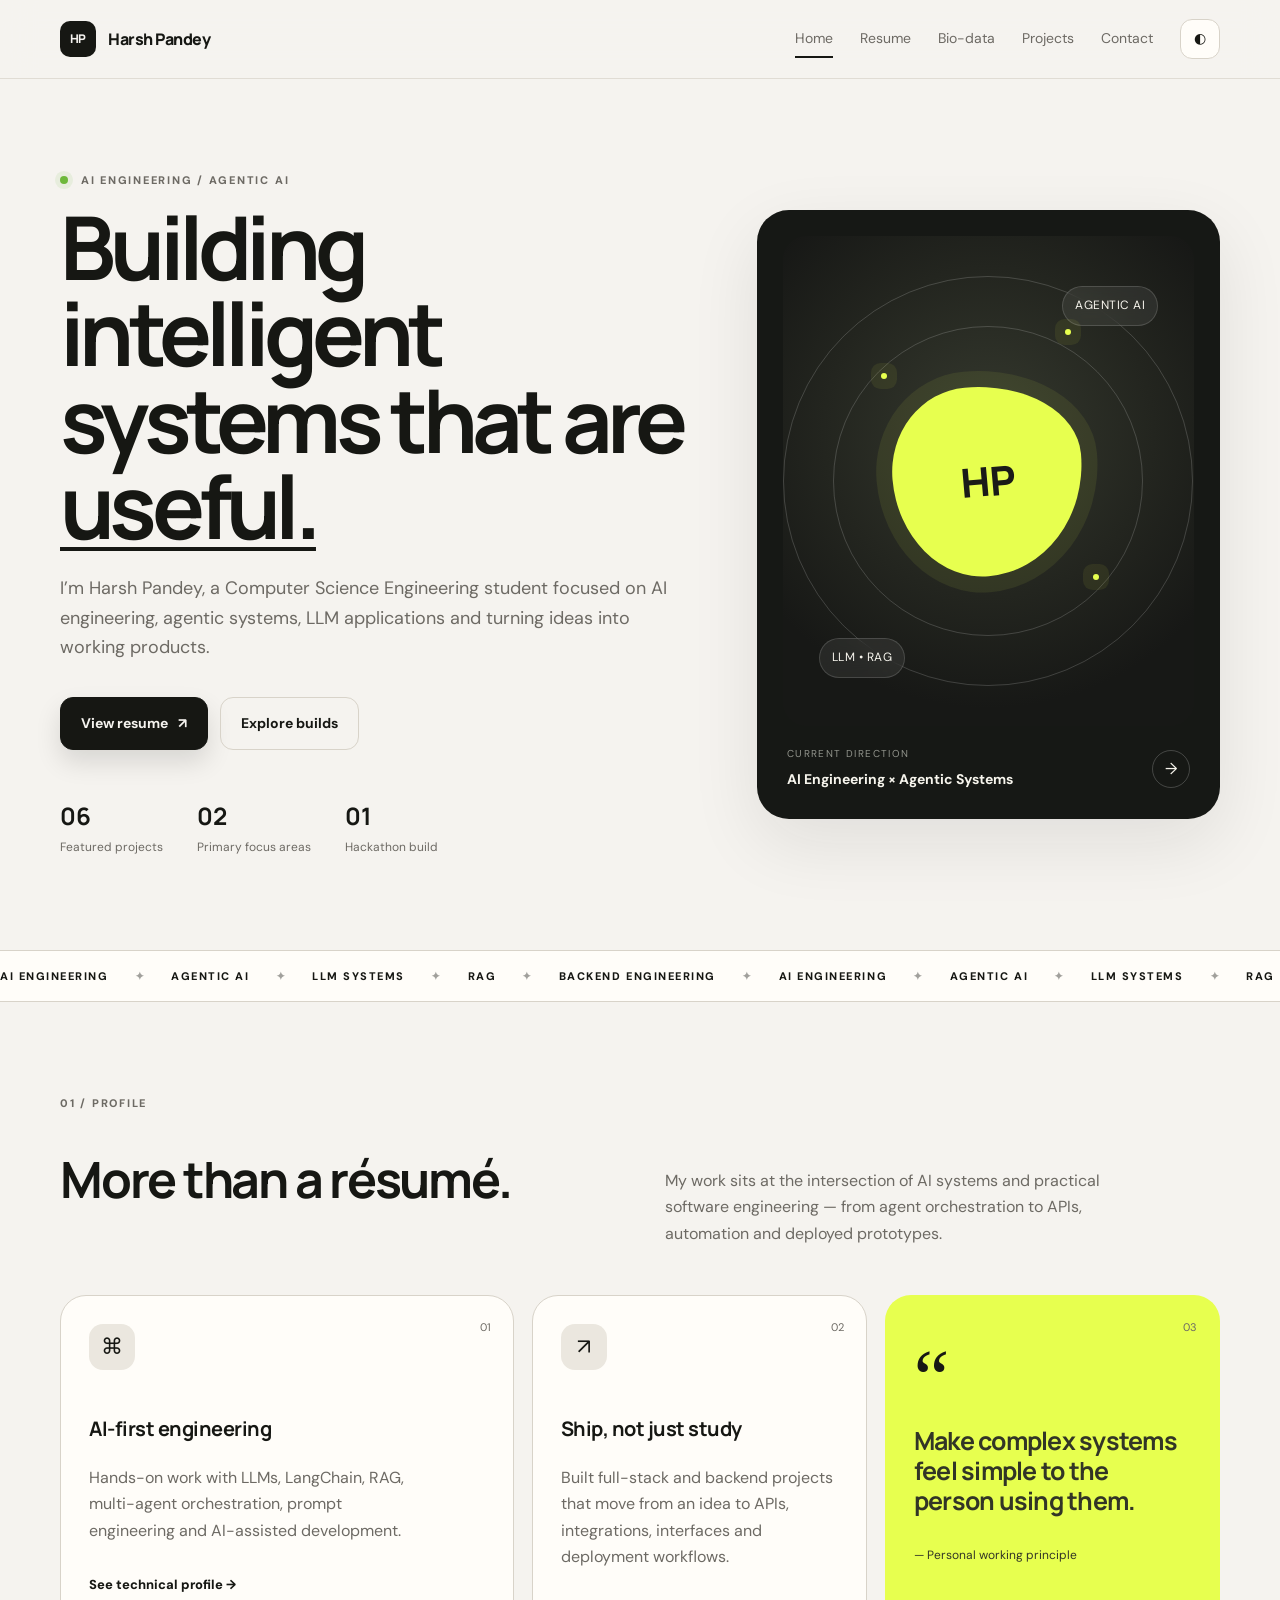
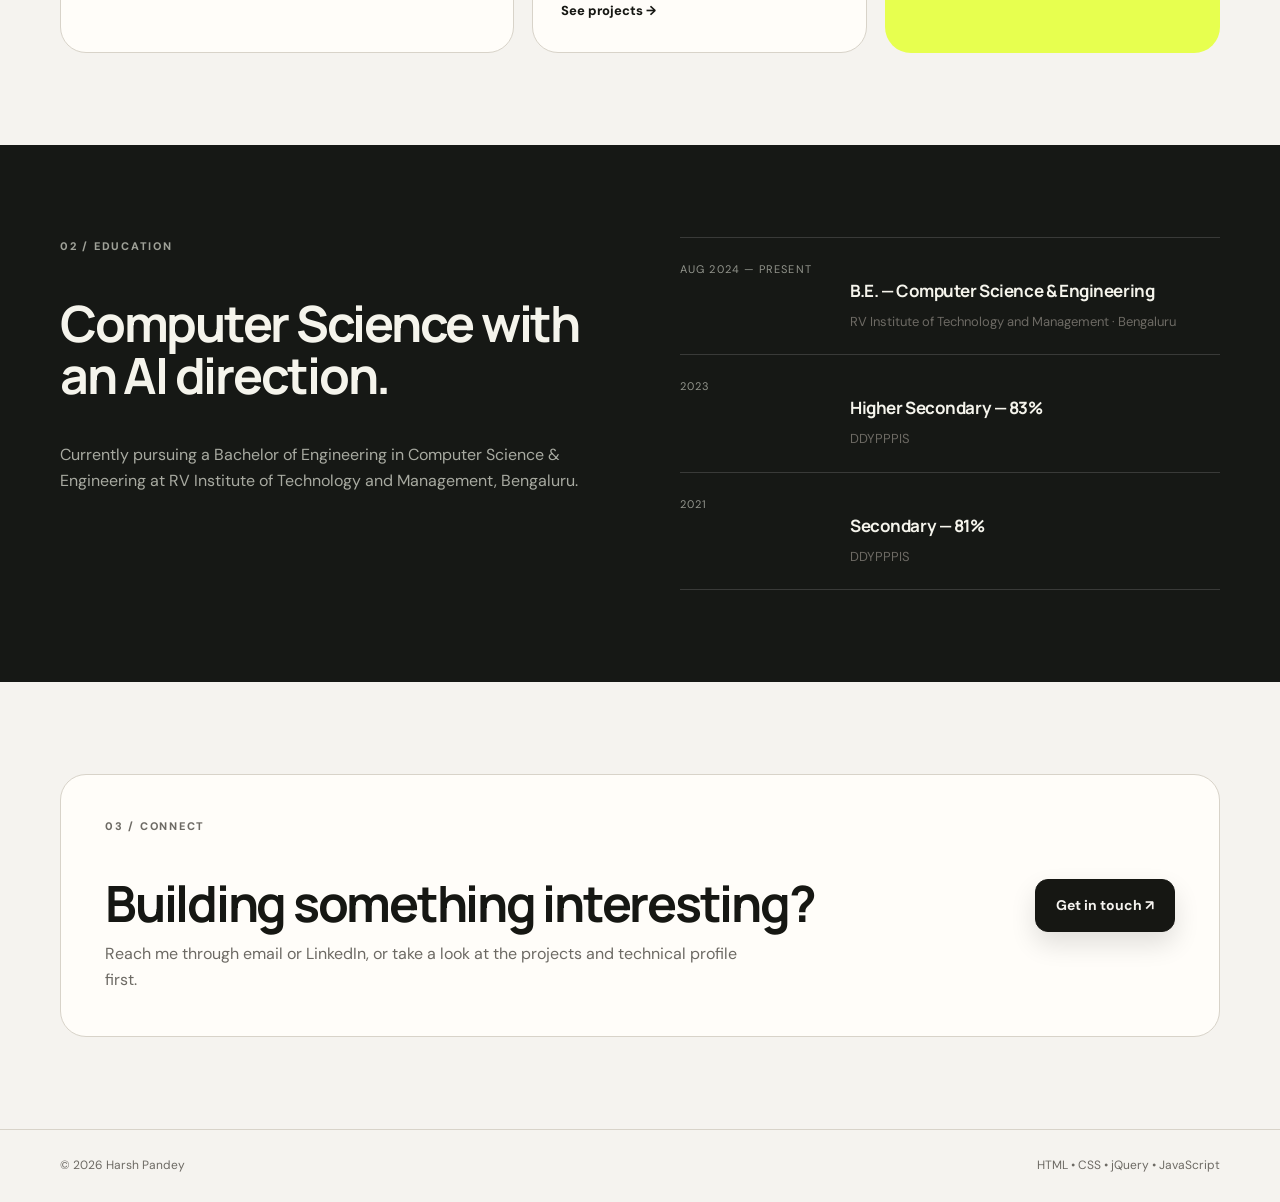
<file: index.html>
<!DOCTYPE html>
<html lang="en">
<head>
  <meta charset="UTF-8">
  <meta name="viewport" content="width=device-width, initial-scale=1.0">
  <meta name="description" content="Harsh Pandey — AI Engineering and Agentic AI portfolio">
  <title>Harsh Pandey | AI Engineering</title>
  <link rel="preconnect" href="https://fonts.googleapis.com">
  <link rel="preconnect" href="https://fonts.gstatic.com" crossorigin>
  <link href="https://fonts.googleapis.com/css2?family=DM+Sans:wght@400;500;600;700&family=Manrope:wght@600;700;800&display=swap" rel="stylesheet">
  <link rel="stylesheet" href="style.css">
</head>
<body>
<header class="site-header">
  <nav class="nav container">
    <a class="brand" href="index.html"><span class="brand-mark">HP</span><span>Harsh Pandey</span></a>
    <button class="nav-toggle" aria-label="Toggle navigation" aria-expanded="false"><span></span><span></span><span></span></button>
    <div class="nav-links">
      <a class="active" href="index.html">Home</a>
      <a href="resume.html">Resume</a>
      <a href="biodata.html">Bio-data</a>
      <a href="projects.html">Projects</a>
      <a href="contact.html">Contact</a>
      <button class="theme-toggle" type="button" aria-label="Toggle dark mode">◐</button>
    </div>
  </nav>
</header>

<main>
<section class="hero container section">
  <div class="hero-copy">
    <p class="eyebrow"><span class="status-dot"></span> AI Engineering / Agentic AI</p>
    <h1>Building intelligent systems that are <em>useful.</em></h1>
    <p class="hero-text">
      I’m Harsh Pandey, a Computer Science Engineering student focused on AI engineering,
      agentic systems, LLM applications and turning ideas into working products.
    </p>
    <div class="hero-actions">
      <a class="btn btn-primary" href="resume.html">View resume <span>↗</span></a>
      <a class="btn btn-ghost" href="projects.html">Explore builds</a>
    </div>
    <div class="mini-stats">
      <div><strong>06</strong><span>Featured projects</span></div>
      <div><strong>02</strong><span>Primary focus areas</span></div>
      <div><strong>01</strong><span>Hackathon build</span></div>
    </div>
  </div>

  <div class="hero-card">
    <div class="portrait-shell">
      <div class="portrait-orbit orbit-1"></div>
      <div class="portrait-orbit orbit-2"></div>
      <div class="portrait"><span>HP</span></div>
      <div class="floating-chip chip-top">AGENTIC AI</div>
      <div class="floating-chip chip-bottom">LLM • RAG</div>
      <div class="signal signal-1"></div><div class="signal signal-2"></div><div class="signal signal-3"></div>
    </div>
    <div class="hero-card-footer">
      <div><span class="label">Current direction</span><strong>AI Engineering × Agentic Systems</strong></div>
      <span class="arrow-circle">→</span>
    </div>
  </div>
</section>

<section class="marquee-strip">
  <div class="marquee-track">
    <span>AI Engineering</span><b>✦</b><span>Agentic AI</span><b>✦</b><span>LLM Systems</span><b>✦</b>
    <span>RAG</span><b>✦</b><span>Backend Engineering</span><b>✦</b><span>AI Engineering</span><b>✦</b>
    <span>Agentic AI</span><b>✦</b><span>LLM Systems</span><b>✦</b><span>RAG</span><b>✦</b>
  </div>
</section>

<section class="section container">
  <div class="section-heading">
    <div><p class="eyebrow">01 / Profile</p><h2>More than a résumé.</h2></div>
    <p>My work sits at the intersection of AI systems and practical software engineering — from agent orchestration to APIs, automation and deployed prototypes.</p>
  </div>
  <div class="feature-grid">
    <article class="feature-card large">
      <span class="card-number">01</span>
      <div class="icon-box">⌘</div>
      <h3>AI-first engineering</h3>
      <p>Hands-on work with LLMs, LangChain, RAG, multi-agent orchestration, prompt engineering and AI-assisted development.</p>
      <a href="resume.html">See technical profile →</a>
    </article>
    <article class="feature-card">
      <span class="card-number">02</span>
      <div class="icon-box">↗</div>
      <h3>Ship, not just study</h3>
      <p>Built full-stack and backend projects that move from an idea to APIs, integrations, interfaces and deployment workflows.</p>
      <a href="projects.html">See projects →</a>
    </article>
    <article class="feature-card accent-card">
      <span class="card-number">03</span>
      <div class="quote-mark">“</div>
      <p class="big-quote">Make complex systems feel simple to the person using them.</p>
      <span class="quote-by">— Personal working principle</span>
    </article>
  </div>
</section>

<section class="section section-dark">
  <div class="container two-col">
    <div>
      <p class="eyebrow light">02 / Education</p>
      <h2>Computer Science with an AI direction.</h2>
      <p class="muted">Currently pursuing a Bachelor of Engineering in Computer Science & Engineering at RV Institute of Technology and Management, Bengaluru.</p>
    </div>
    <div class="education-list">
      <div class="edu-item"><span>Aug 2024 — Present</span><div><h3>B.E. — Computer Science & Engineering</h3><p>RV Institute of Technology and Management · Bengaluru</p></div></div>
      <div class="edu-item"><span>2023</span><div><h3>Higher Secondary — 83%</h3><p>DDYPPPIS</p></div></div>
      <div class="edu-item"><span>2021</span><div><h3>Secondary — 81%</h3><p>DDYPPPIS</p></div></div>
    </div>
  </div>
</section>

<section class="section container">
  <div class="cta-panel">
    <div>
      <p class="eyebrow">03 / Connect</p>
      <h2>Building something interesting?</h2>
      <p>Reach me through email or LinkedIn, or take a look at the projects and technical profile first.</p>
    </div>
    <a class="btn btn-primary" href="contact.html">Get in touch ↗</a>
  </div>
</section>
</main>

<footer class="footer"><div class="container footer-inner"><span>© 2026 Harsh Pandey</span><span>HTML • CSS • jQuery • JavaScript</span></div></footer>

<script src="https://code.jquery.com/jquery-3.7.1.min.js"></script>
<script src="script.js"></script>
</body>
</html>
</file>
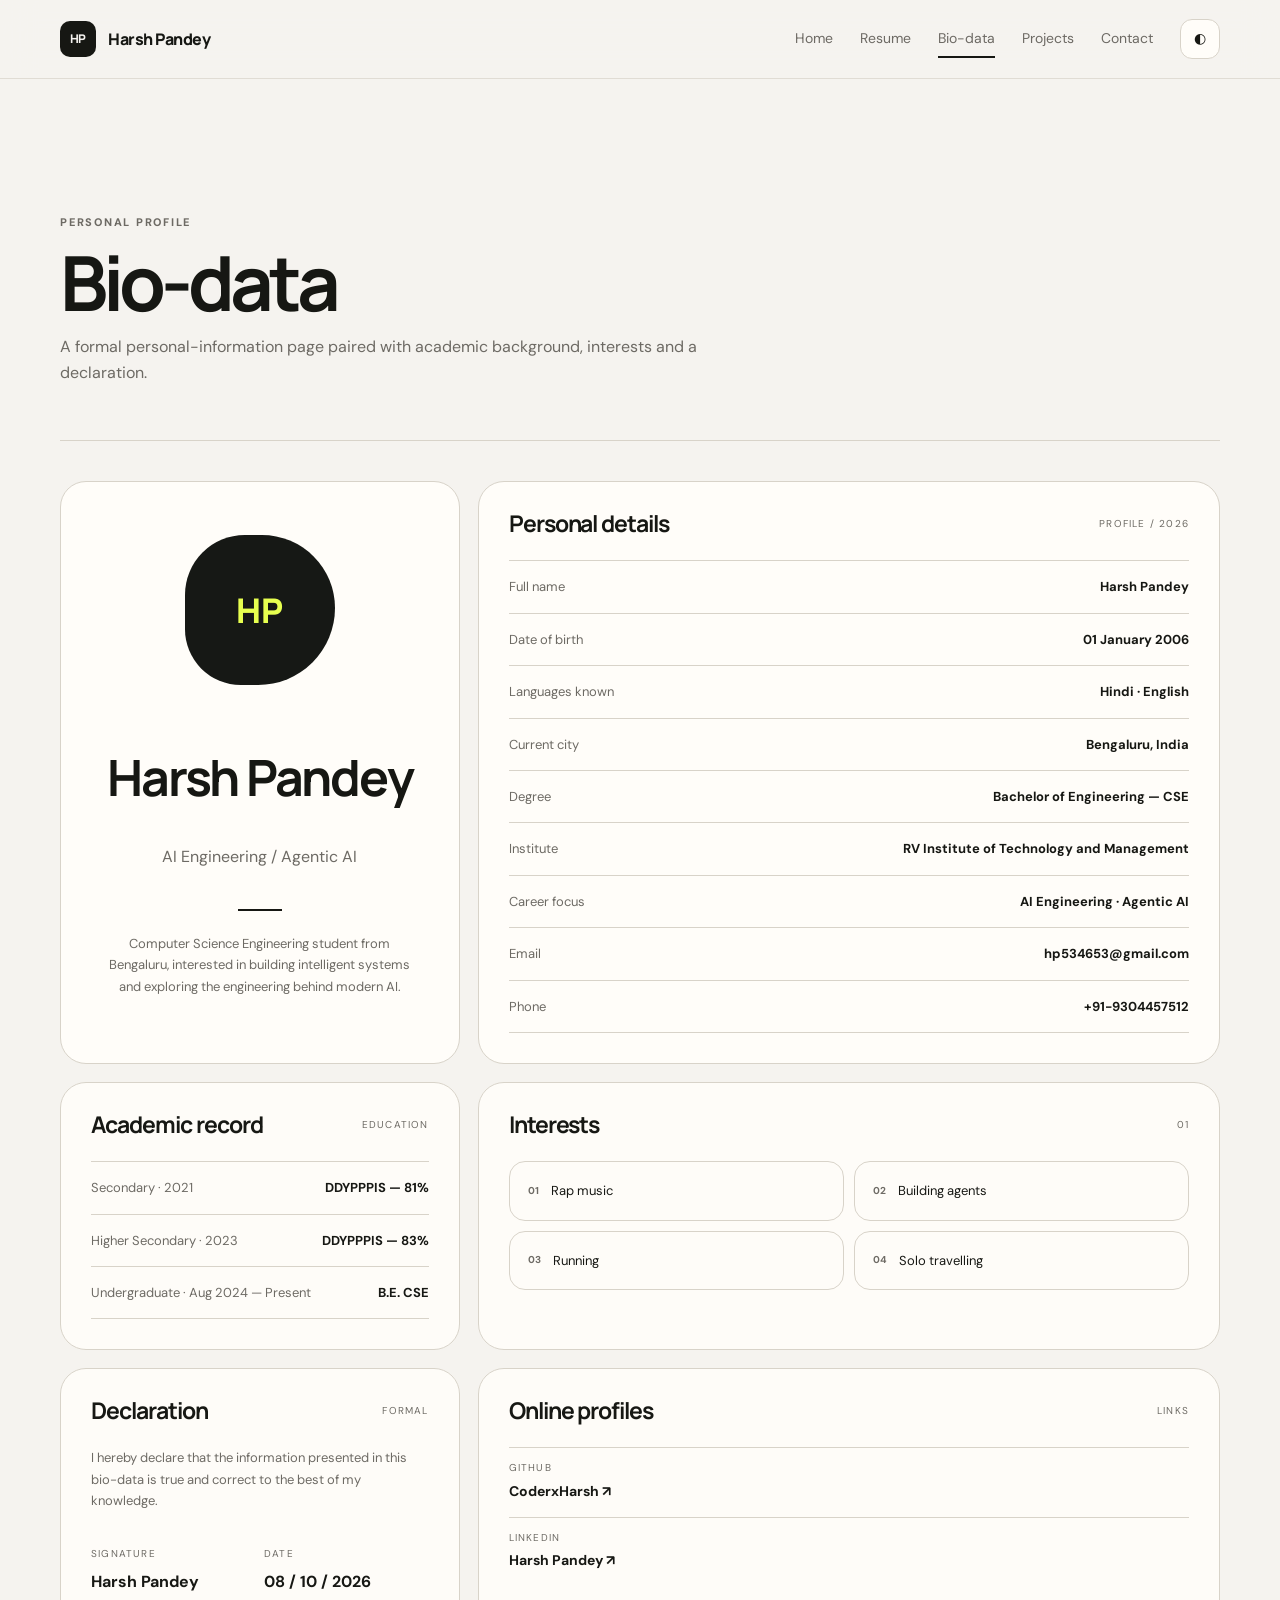
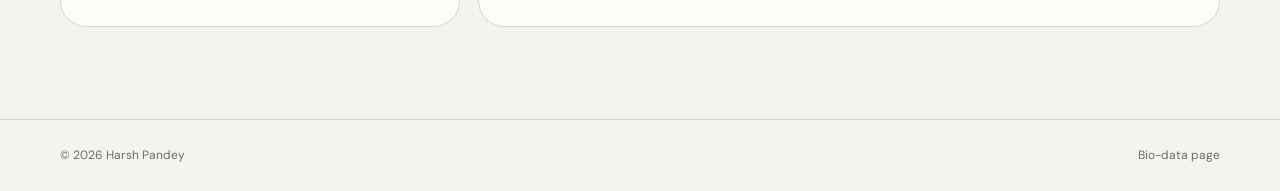
<file: biodata.html>
<!DOCTYPE html>
<html lang="en">
<head>
  <meta charset="UTF-8"><meta name="viewport" content="width=device-width, initial-scale=1.0">
  <meta name="description" content="Harsh Pandey bio-data">
  <title>Bio-data | Harsh Pandey</title>
  <link rel="preconnect" href="https://fonts.googleapis.com"><link rel="preconnect" href="https://fonts.gstatic.com" crossorigin>
  <link href="https://fonts.googleapis.com/css2?family=DM+Sans:wght@400;500;600;700&family=Manrope:wght@600;700;800&display=swap" rel="stylesheet">
  <link rel="stylesheet" href="style.css">
</head>
<body>
<header class="site-header"><nav class="nav container">
  <a class="brand" href="index.html"><span class="brand-mark">HP</span><span>Harsh Pandey</span></a>
  <button class="nav-toggle" aria-label="Toggle navigation" aria-expanded="false"><span></span><span></span><span></span></button>
  <div class="nav-links"><a href="index.html">Home</a><a href="resume.html">Resume</a><a class="active" href="biodata.html">Bio-data</a><a href="projects.html">Projects</a><a href="contact.html">Contact</a><button class="theme-toggle" type="button" aria-label="Toggle dark mode">◐</button></div>
</nav></header>

<main class="container section">
  <div class="page-title"><p class="eyebrow">Personal profile</p><h1>Bio-data</h1><p>A formal personal-information page paired with academic background, interests and a declaration.</p></div>

  <div class="bio-grid">
    <section class="bio-profile panel">
      <div class="avatar-xl">HP</div><h2>Harsh Pandey</h2><p class="muted">AI Engineering / Agentic AI</p><div class="profile-line"></div>
      <p class="bio-note">Computer Science Engineering student from Bengaluru, interested in building intelligent systems and exploring the engineering behind modern AI.</p>
    </section>

    <section class="panel bio-details">
      <div class="panel-heading"><h2>Personal details</h2><span>PROFILE / 2026</span></div>
      <div class="detail-table">
        <div class="detail-row"><span>Full name</span><strong>Harsh Pandey</strong></div>
        <div class="detail-row"><span>Date of birth</span><strong>01 January 2006</strong></div>
        <div class="detail-row"><span>Languages known</span><strong>Hindi · English</strong></div>
        <div class="detail-row"><span>Current city</span><strong>Bengaluru, India</strong></div>
        <div class="detail-row"><span>Degree</span><strong>Bachelor of Engineering — CSE</strong></div>
        <div class="detail-row"><span>Institute</span><strong>RV Institute of Technology and Management</strong></div>
        <div class="detail-row"><span>Career focus</span><strong>AI Engineering · Agentic AI</strong></div>
        <div class="detail-row"><span>Email</span><strong>hp534653@gmail.com</strong></div>
        <div class="detail-row"><span>Phone</span><strong>+91-9304457512</strong></div>
      </div>
    </section>

    <section class="panel">
      <div class="panel-heading"><h2>Academic record</h2><span>EDUCATION</span></div>
      <div class="detail-table">
        <div class="detail-row"><span>Secondary · 2021</span><strong>DDYPPPIS — 81%</strong></div>
        <div class="detail-row"><span>Higher Secondary · 2023</span><strong>DDYPPPIS — 83%</strong></div>
        <div class="detail-row"><span>Undergraduate · Aug 2024 — Present</span><strong>B.E. CSE</strong></div>
      </div>
    </section>

    <section class="panel">
      <div class="panel-heading"><h2>Interests</h2><span>01</span></div>
      <div class="interest-grid">
        <div><b>01</b><span>Rap music</span></div><div><b>02</b><span>Building agents</span></div>
        <div><b>03</b><span>Running</span></div><div><b>04</b><span>Solo travelling</span></div>
      </div>
    </section>

    <section class="panel">
      <div class="panel-heading"><h2>Declaration</h2><span>FORMAL</span></div>
      <p class="declaration">I hereby declare that the information presented in this bio-data is true and correct to the best of my knowledge.</p>
      <div class="signature-block"><div><span>Signature</span><strong>Harsh Pandey</strong></div><div><span>Date</span><strong>08 / 10 / 2026</strong></div></div>
    </section>

    <section class="panel">
      <div class="panel-heading"><h2>Online profiles</h2><span>LINKS</span></div>
      <div class="social-stack">
        <a href="https://github.com/CoderxHarsh" target="_blank" rel="noreferrer"><span>GitHub</span><strong>CoderxHarsh ↗</strong></a>
        <a href="https://www.linkedin.com/in/harsh-pandey-cakewalk/" target="_blank" rel="noreferrer"><span>LinkedIn</span><strong>Harsh Pandey ↗</strong></a>
      </div>
    </section>
  </div>
</main>

<footer class="footer"><div class="container footer-inner"><span>© 2026 Harsh Pandey</span><span>Bio-data page</span></div></footer>
<script src="https://code.jquery.com/jquery-3.7.1.min.js"></script><script src="script.js"></script>
</body>
</html>
</file>
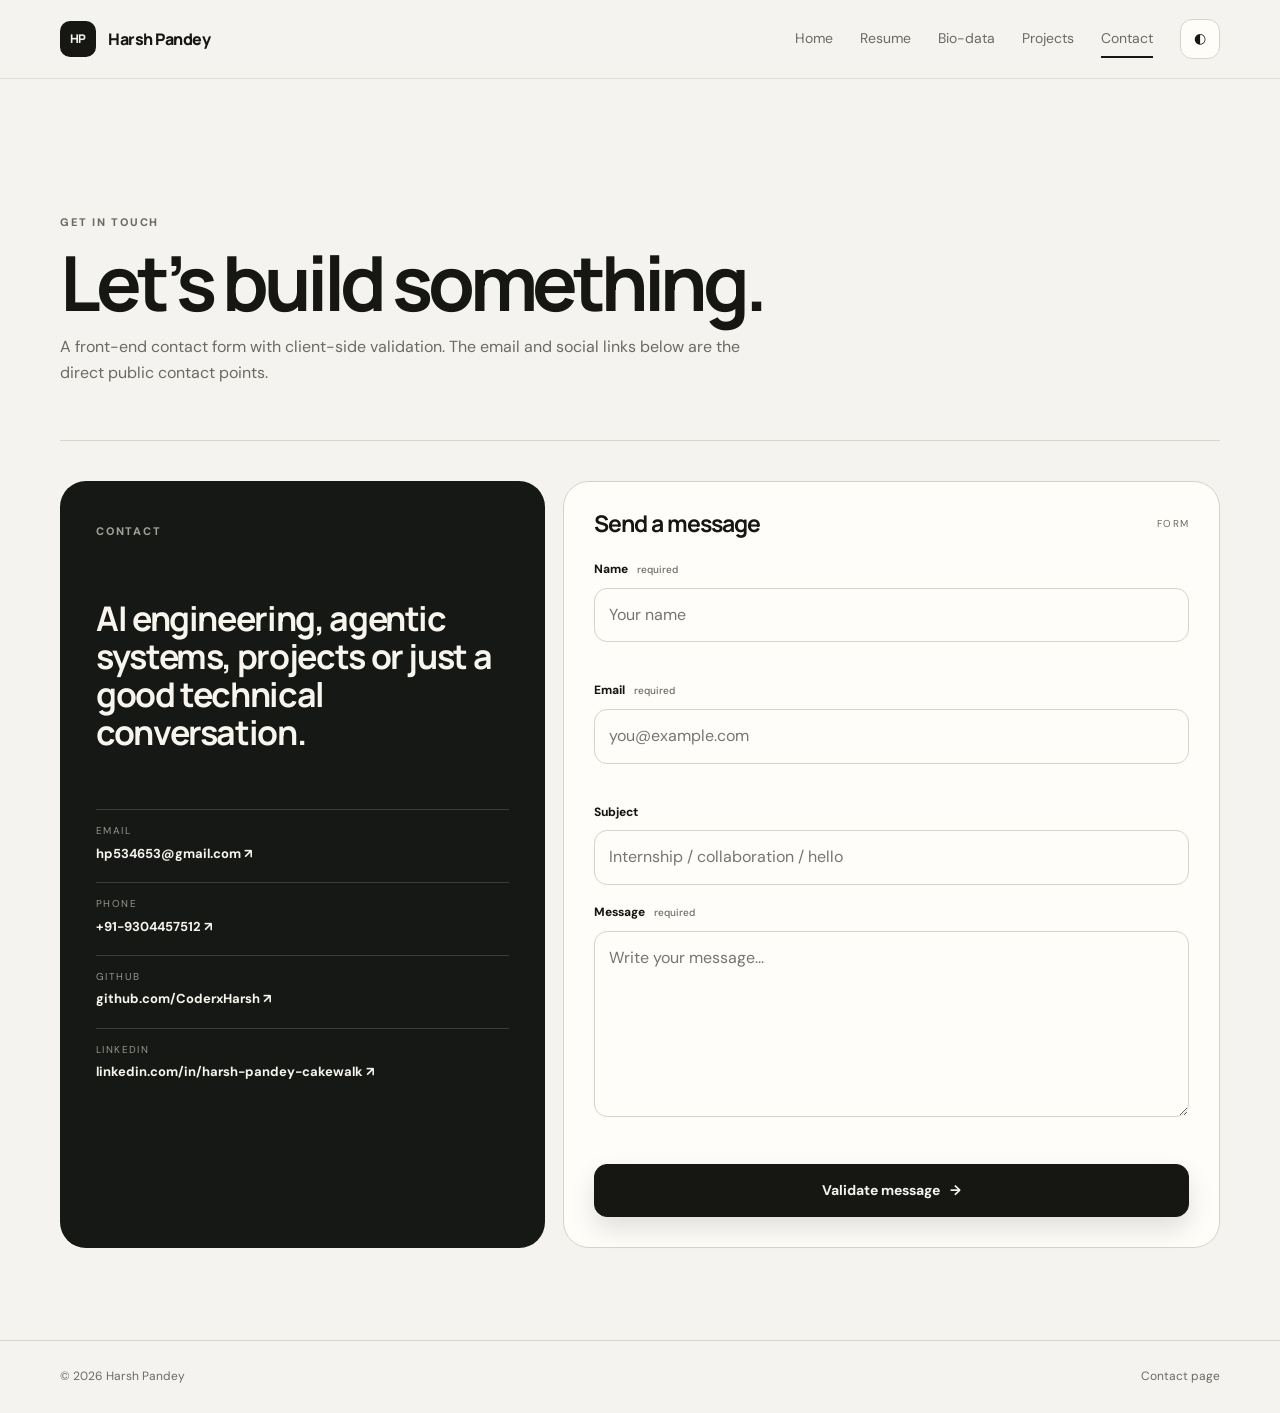
<file: contact.html>
<!DOCTYPE html>
<html lang="en">
<head>
  <meta charset="UTF-8"><meta name="viewport" content="width=device-width, initial-scale=1.0">
  <meta name="description" content="Contact Harsh Pandey">
  <title>Contact | Harsh Pandey</title>
  <link rel="preconnect" href="https://fonts.googleapis.com"><link rel="preconnect" href="https://fonts.gstatic.com" crossorigin>
  <link href="https://fonts.googleapis.com/css2?family=DM+Sans:wght@400;500;600;700&family=Manrope:wght@600;700;800&display=swap" rel="stylesheet">
  <link rel="stylesheet" href="style.css">
</head>
<body>
<header class="site-header"><nav class="nav container">
  <a class="brand" href="index.html"><span class="brand-mark">HP</span><span>Harsh Pandey</span></a>
  <button class="nav-toggle" aria-label="Toggle navigation" aria-expanded="false"><span></span><span></span><span></span></button>
  <div class="nav-links"><a href="index.html">Home</a><a href="resume.html">Resume</a><a href="biodata.html">Bio-data</a><a href="projects.html">Projects</a><a class="active" href="contact.html">Contact</a><button class="theme-toggle" type="button" aria-label="Toggle dark mode">◐</button></div>
</nav></header>

<main class="container section">
  <div class="page-title"><p class="eyebrow">Get in touch</p><h1>Let’s build something.</h1><p>A front-end contact form with client-side validation. The email and social links below are the direct public contact points.</p></div>
  <div class="contact-grid">
    <section class="contact-info">
      <div class="contact-card dark-card">
        <span class="eyebrow light">CONTACT</span>
        <h2>AI engineering, agentic systems, projects or just a good technical conversation.</h2>
        <div class="contact-links">
          <a href="mailto:hp534653@gmail.com"><span>Email</span><strong>hp534653@gmail.com ↗</strong></a>
          <a href="tel:+919304457512"><span>Phone</span><strong>+91-9304457512 ↗</strong></a>
          <a href="https://github.com/CoderxHarsh" target="_blank" rel="noreferrer"><span>GitHub</span><strong>github.com/CoderxHarsh ↗</strong></a>
          <a href="https://www.linkedin.com/in/harsh-pandey-cakewalk/" target="_blank" rel="noreferrer"><span>LinkedIn</span><strong>linkedin.com/in/harsh-pandey-cakewalk ↗</strong></a>
        </div>
      </div>
    </section>

    <section class="contact-form-wrap panel">
      <div class="panel-heading"><h2>Send a message</h2><span>FORM</span></div>
      <form id="contactForm" novalidate>
        <div class="form-row"><label for="name">Name <small>required</small></label><input id="name" name="name" type="text" placeholder="Your name"><span class="field-error"></span></div>
        <div class="form-row"><label for="email">Email <small>required</small></label><input id="email" name="email" type="email" placeholder="you@example.com"><span class="field-error"></span></div>
        <div class="form-row"><label for="subject">Subject</label><input id="subject" name="subject" type="text" placeholder="Internship / collaboration / hello"></div>
        <div class="form-row"><label for="message">Message <small>required</small></label><textarea id="message" name="message" rows="6" placeholder="Write your message..."></textarea><span class="field-error"></span></div>
        <button class="btn btn-primary full" type="submit">Validate message <span>→</span></button>
        <div class="form-success" role="status" aria-live="polite">✓ Message validated successfully. This demo is front-end only.</div>
      </form>
    </section>
  </div>
</main>

<footer class="footer"><div class="container footer-inner"><span>© 2026 Harsh Pandey</span><span>Contact page</span></div></footer>
<script src="https://code.jquery.com/jquery-3.7.1.min.js"></script><script src="script.js"></script>
</body>
</html>
</file>
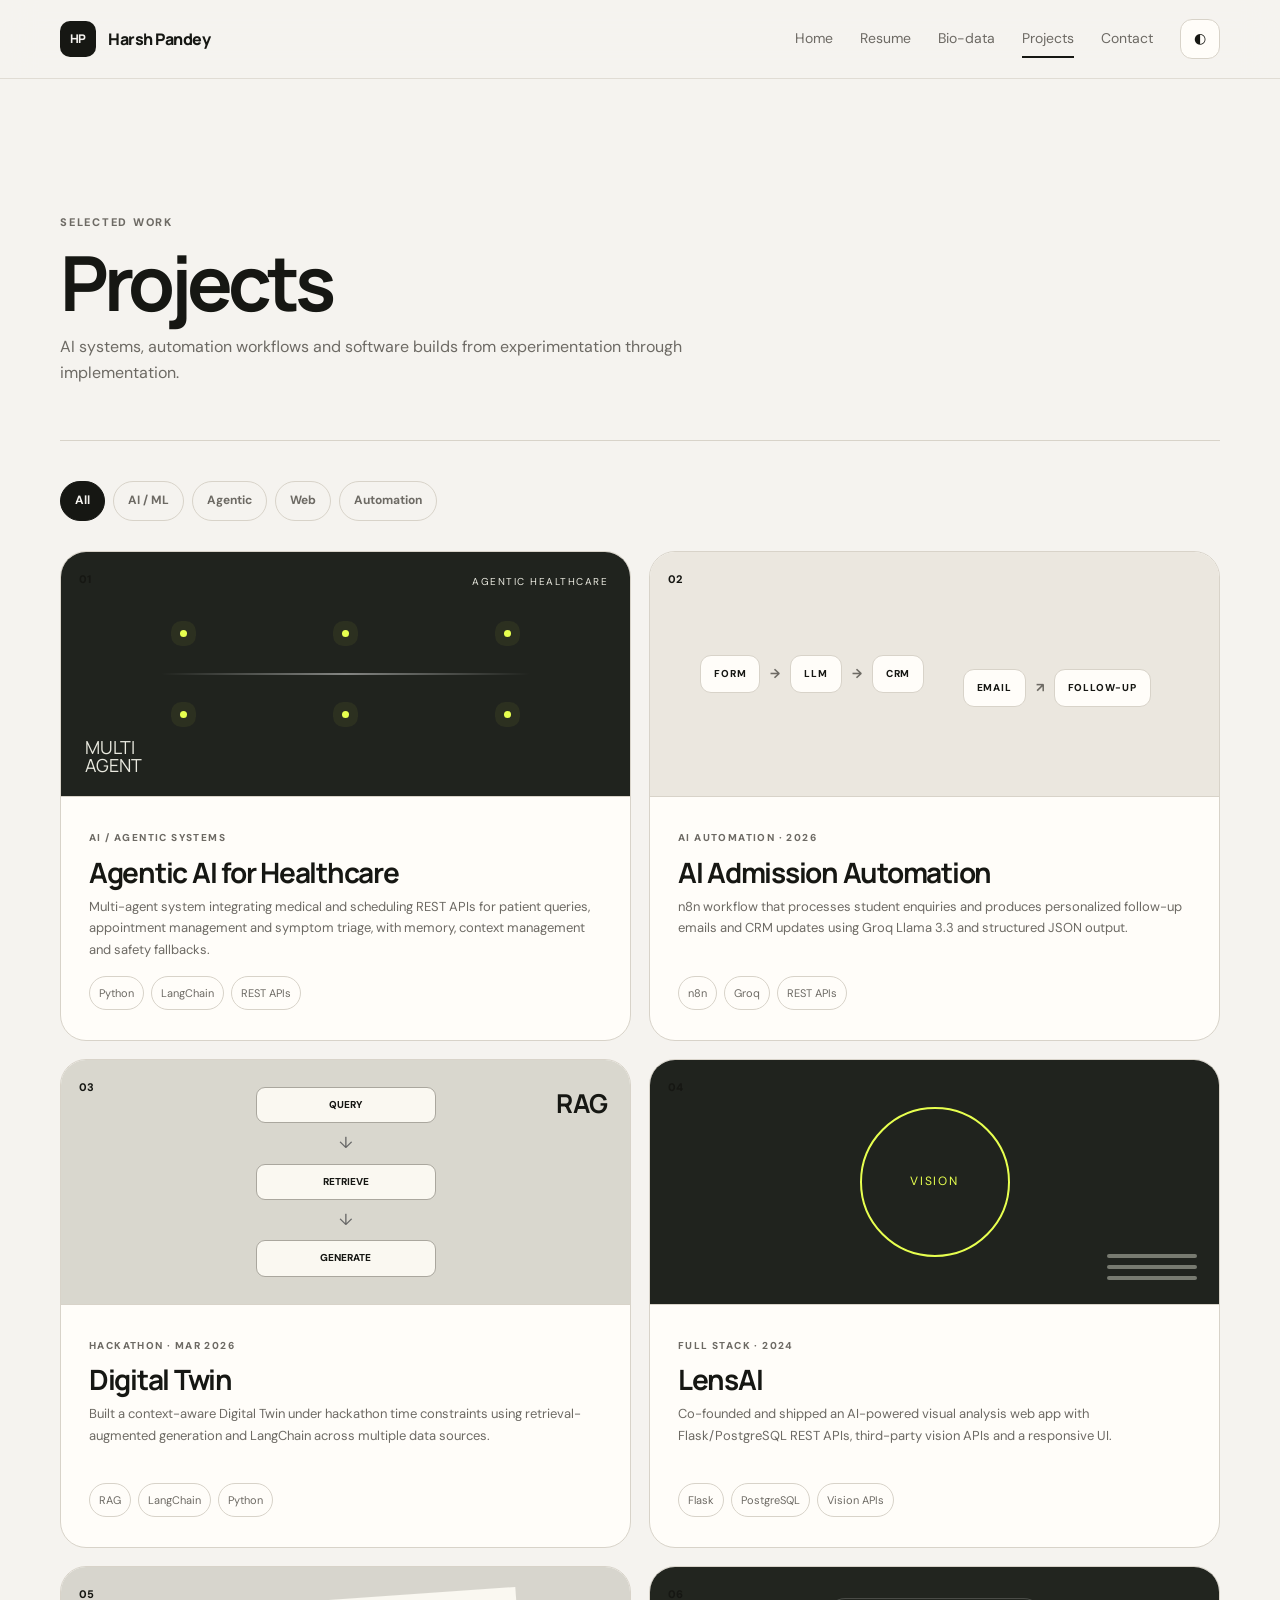
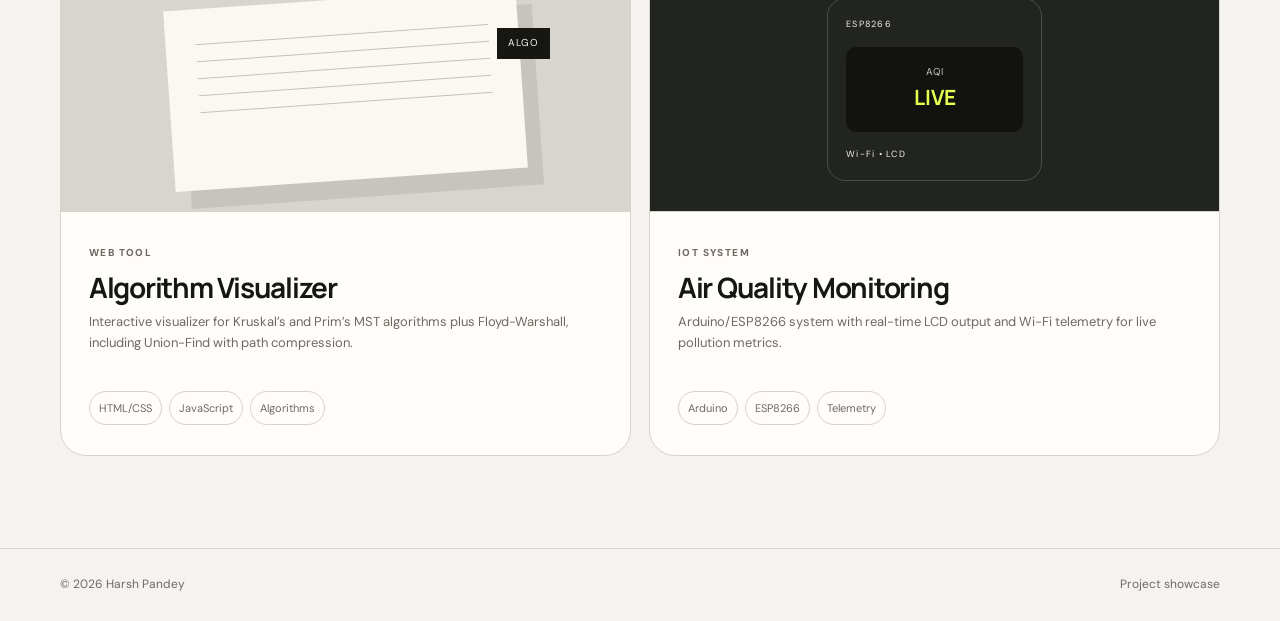
<file: projects.html>
<!DOCTYPE html>
<html lang="en">
<head>
  <meta charset="UTF-8"><meta name="viewport" content="width=device-width, initial-scale=1.0">
  <meta name="description" content="Harsh Pandey selected projects">
  <title>Projects | Harsh Pandey</title>
  <link rel="preconnect" href="https://fonts.googleapis.com"><link rel="preconnect" href="https://fonts.gstatic.com" crossorigin>
  <link href="https://fonts.googleapis.com/css2?family=DM+Sans:wght@400;500;600;700&family=Manrope:wght@600;700;800&display=swap" rel="stylesheet">
  <link rel="stylesheet" href="style.css">
</head>
<body>
<header class="site-header"><nav class="nav container">
  <a class="brand" href="index.html"><span class="brand-mark">HP</span><span>Harsh Pandey</span></a>
  <button class="nav-toggle" aria-label="Toggle navigation" aria-expanded="false"><span></span><span></span><span></span></button>
  <div class="nav-links"><a href="index.html">Home</a><a href="resume.html">Resume</a><a href="biodata.html">Bio-data</a><a class="active" href="projects.html">Projects</a><a href="contact.html">Contact</a><button class="theme-toggle" type="button" aria-label="Toggle dark mode">◐</button></div>
</nav></header>

<main class="container section">
  <div class="page-title"><p class="eyebrow">Selected work</p><h1>Projects</h1><p>AI systems, automation workflows and software builds from experimentation through implementation.</p></div>
  <div class="filter-bar"><button class="filter-btn active" data-filter="all">All</button><button class="filter-btn" data-filter="ai">AI / ML</button><button class="filter-btn" data-filter="agent">Agentic</button><button class="filter-btn" data-filter="web">Web</button><button class="filter-btn" data-filter="automation">Automation</button></div>

  <section class="projects-grid">
    <article class="project-card featured" data-category="ai agent">
      <div class="project-index">01</div>
      <div class="project-visual visual-ai"><span class="visual-label">AGENTIC HEALTHCARE</span><div class="pulse-line"></div><div class="node-grid"><i></i><i></i><i></i><i></i><i></i><i></i></div><div class="visual-center">MULTI<br>AGENT</div></div>
      <div class="project-content"><span class="project-type">AI / AGENTIC SYSTEMS</span><h2>Agentic AI for Healthcare</h2><p>Multi-agent system integrating medical and scheduling REST APIs for patient queries, appointment management and symptom triage, with memory, context management and safety fallbacks.</p><div class="tag-list"><span>Python</span><span>LangChain</span><span>REST APIs</span></div></div>
    </article>

    <article class="project-card" data-category="ai automation">
      <div class="project-index">02</div>
      <div class="project-visual visual-flow"><div class="flow-row"><span>FORM</span><b>→</b><span>LLM</span><b>→</b><span>CRM</span></div><div class="flow-row second"><span>EMAIL</span><b>↗</b><span>FOLLOW-UP</span></div></div>
      <div class="project-content"><span class="project-type">AI AUTOMATION · 2026</span><h2>AI Admission Automation</h2><p>n8n workflow that processes student enquiries and produces personalized follow-up emails and CRM updates using Groq Llama 3.3 and structured JSON output.</p><div class="tag-list"><span>n8n</span><span>Groq</span><span>REST APIs</span></div></div>
    </article>

    <article class="project-card" data-category="ai agent">
      <div class="project-index">03</div>
      <div class="project-visual visual-rag"><div class="rag-stack"><span>QUERY</span><i>↓</i><span>RETRIEVE</span><i>↓</i><span>GENERATE</span></div><b>RAG</b></div>
      <div class="project-content"><span class="project-type">HACKATHON · MAR 2026</span><h2>Digital Twin</h2><p>Built a context-aware Digital Twin under hackathon time constraints using retrieval-augmented generation and LangChain across multiple data sources.</p><div class="tag-list"><span>RAG</span><span>LangChain</span><span>Python</span></div></div>
    </article>

    <article class="project-card" data-category="web ai">
      <div class="project-index">04</div>
      <div class="project-visual visual-lens"><div class="lens-circle"><span>VISION</span></div><div class="api-lines"><i></i><i></i><i></i></div></div>
      <div class="project-content"><span class="project-type">FULL STACK · 2024</span><h2>LensAI</h2><p>Co-founded and shipped an AI-powered visual analysis web app with Flask/PostgreSQL REST APIs, third-party vision APIs and a responsive UI.</p><div class="tag-list"><span>Flask</span><span>PostgreSQL</span><span>Vision APIs</span></div></div>
    </article>

    <article class="project-card" data-category="web">
      <div class="project-index">05</div>
      <div class="project-visual visual-notes"><div class="paper-lines"><i></i><i></i><i></i><i></i><i></i></div><span class="paper-tab">ALGO</span></div>
      <div class="project-content"><span class="project-type">WEB TOOL</span><h2>Algorithm Visualizer</h2><p>Interactive visualizer for Kruskal’s and Prim’s MST algorithms plus Floyd-Warshall, including Union-Find with path compression.</p><div class="tag-list"><span>HTML/CSS</span><span>JavaScript</span><span>Algorithms</span></div></div>
    </article>

    <article class="project-card" data-category="web">
      <div class="project-index">06</div>
      <div class="project-visual visual-iot"><div class="iot-board"><span>ESP8266</span><div class="iot-screen">AQI<br><b>LIVE</b></div><span>Wi-Fi • LCD</span></div></div>
      <div class="project-content"><span class="project-type">IOT SYSTEM</span><h2>Air Quality Monitoring</h2><p>Arduino/ESP8266 system with real-time LCD output and Wi-Fi telemetry for live pollution metrics.</p><div class="tag-list"><span>Arduino</span><span>ESP8266</span><span>Telemetry</span></div></div>
    </article>
  </section>
</main>

<footer class="footer"><div class="container footer-inner"><span>© 2026 Harsh Pandey</span><span>Project showcase</span></div></footer>
<script src="https://code.jquery.com/jquery-3.7.1.min.js"></script><script src="script.js"></script>
</body>
</html>
</file>
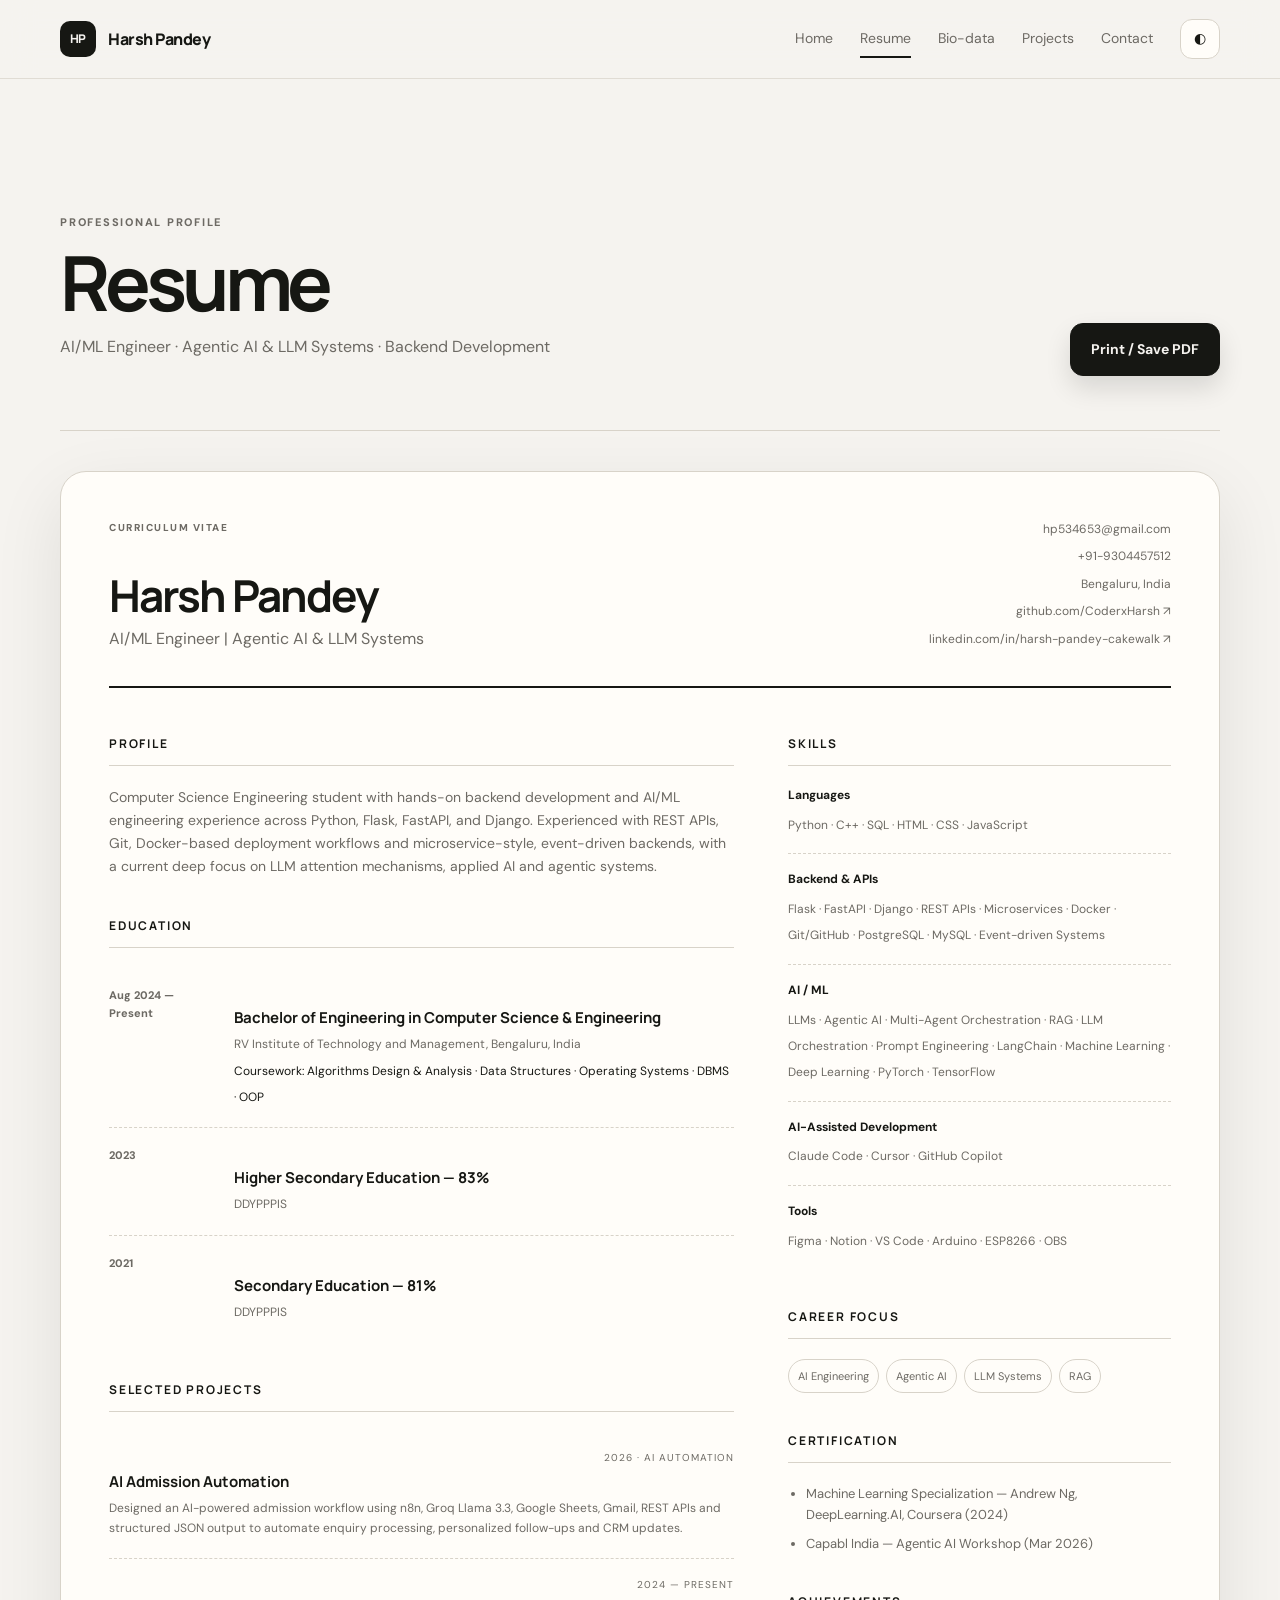
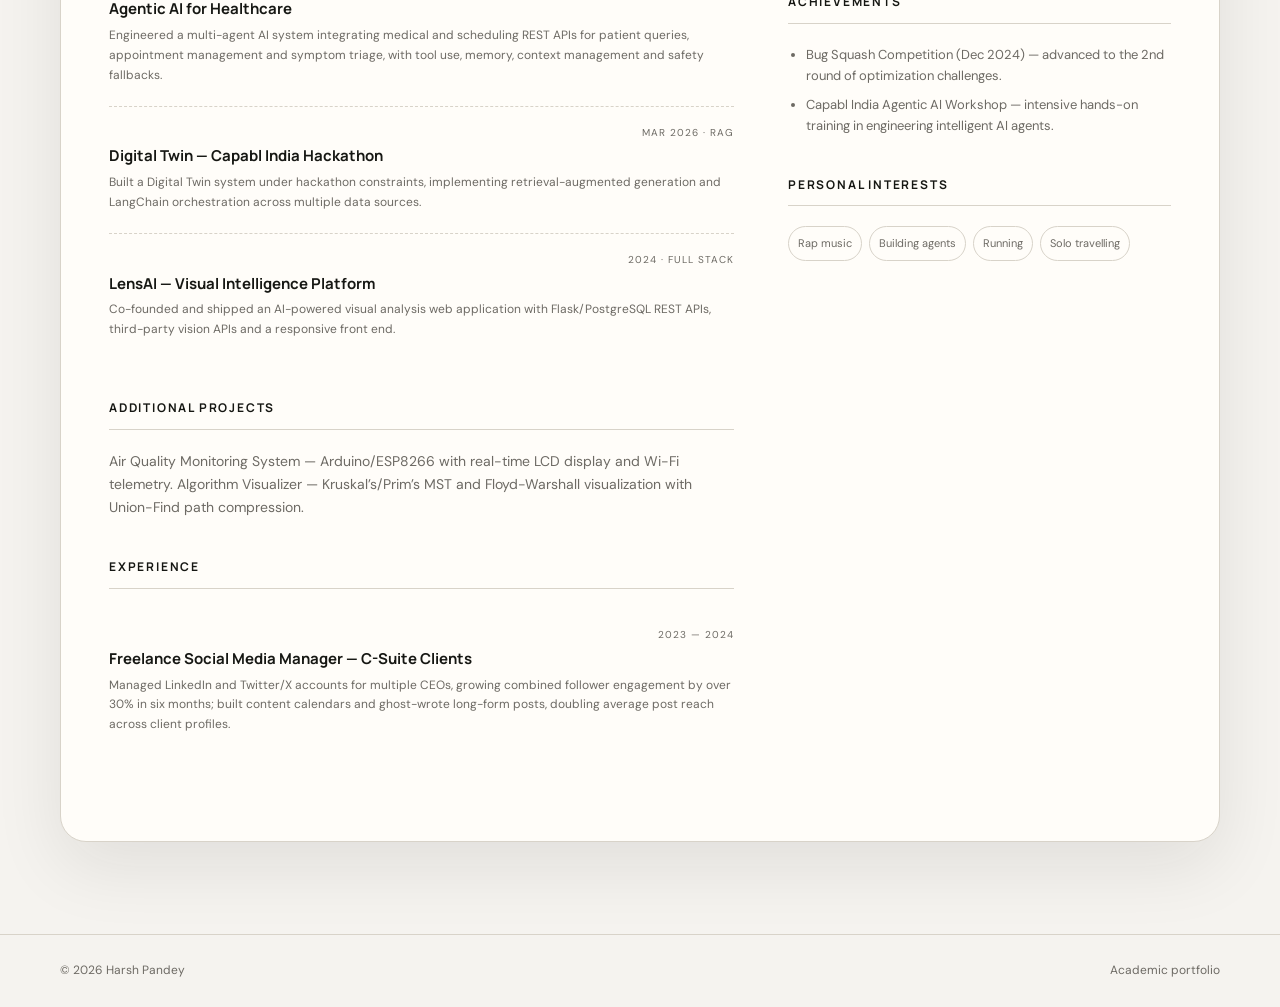
<file: resume.html>
<!DOCTYPE html>
<html lang="en">
<head>
  <meta charset="UTF-8">
  <meta name="viewport" content="width=device-width, initial-scale=1.0">
  <meta name="description" content="Harsh Pandey resume">
  <title>Resume | Harsh Pandey</title>
  <link rel="preconnect" href="https://fonts.googleapis.com">
  <link rel="preconnect" href="https://fonts.gstatic.com" crossorigin>
  <link href="https://fonts.googleapis.com/css2?family=DM+Sans:wght@400;500;600;700&family=Manrope:wght@600;700;800&display=swap" rel="stylesheet">
  <link rel="stylesheet" href="style.css">
</head>
<body class="resume-page">
<header class="site-header">
  <nav class="nav container">
    <a class="brand" href="index.html"><span class="brand-mark">HP</span><span>Harsh Pandey</span></a>
    <button class="nav-toggle" aria-label="Toggle navigation" aria-expanded="false"><span></span><span></span><span></span></button>
    <div class="nav-links">
      <a href="index.html">Home</a><a class="active" href="resume.html">Resume</a><a href="biodata.html">Bio-data</a><a href="projects.html">Projects</a><a href="contact.html">Contact</a>
      <button class="theme-toggle" type="button" aria-label="Toggle dark mode">◐</button>
    </div>
  </nav>
</header>

<main class="container section">
  <div class="page-title">
    <p class="eyebrow">Professional profile</p>
    <div class="title-row"><div><h1>Resume</h1><p>AI/ML Engineer · Agentic AI & LLM Systems · Backend Development</p></div><button class="btn btn-primary print-btn" type="button">Print / Save PDF</button></div>
  </div>

  <section class="resume-sheet">
    <div class="resume-top">
      <div><p class="resume-kicker">CURRICULUM VITAE</p><h2>Harsh Pandey</h2><p class="resume-role">AI/ML Engineer | Agentic AI & LLM Systems</p></div>
      <div class="resume-contact">
        <span>hp534653@gmail.com</span><span>+91-9304457512</span><span>Bengaluru, India</span>
        <a href="https://github.com/CoderxHarsh" target="_blank" rel="noreferrer">github.com/CoderxHarsh ↗</a>
        <a href="https://www.linkedin.com/in/harsh-pandey-cakewalk/" target="_blank" rel="noreferrer">linkedin.com/in/harsh-pandey-cakewalk ↗</a>
      </div>
    </div>

    <div class="resume-layout">
      <div>
        <section class="resume-block">
          <h3>Profile</h3>
          <p>Computer Science Engineering student with hands-on backend development and AI/ML engineering experience across Python, Flask, FastAPI, and Django. Experienced with REST APIs, Git, Docker-based deployment workflows and microservice-style, event-driven backends, with a current deep focus on LLM attention mechanisms, applied AI and agentic systems.</p>
        </section>

        <section class="resume-block">
          <h3>Education</h3>
          <div class="timeline-card"><div class="timeline-date">Aug 2024 — Present</div><div><h4>Bachelor of Engineering in Computer Science & Engineering</h4><p>RV Institute of Technology and Management, Bengaluru, India</p><span>Coursework: Algorithms Design & Analysis · Data Structures · Operating Systems · DBMS · OOP</span></div></div>
          <div class="timeline-card"><div class="timeline-date">2023</div><div><h4>Higher Secondary Education — 83%</h4><p>DDYPPPIS</p></div></div>
          <div class="timeline-card"><div class="timeline-date">2021</div><div><h4>Secondary Education — 81%</h4><p>DDYPPPIS</p></div></div>
        </section>

        <section class="resume-block">
          <h3>Selected Projects</h3>
          <div class="project-row"><div class="project-row-head"><h4>AI Admission Automation</h4><span>2026 · AI Automation</span></div><p>Designed an AI-powered admission workflow using n8n, Groq Llama 3.3, Google Sheets, Gmail, REST APIs and structured JSON output to automate enquiry processing, personalized follow-ups and CRM updates.</p></div>
          <div class="project-row"><div class="project-row-head"><h4>Agentic AI for Healthcare</h4><span>2024 — Present</span></div><p>Engineered a multi-agent AI system integrating medical and scheduling REST APIs for patient queries, appointment management and symptom triage, with tool use, memory, context management and safety fallbacks.</p></div>
          <div class="project-row"><div class="project-row-head"><h4>Digital Twin — Capabl India Hackathon</h4><span>Mar 2026 · RAG</span></div><p>Built a Digital Twin system under hackathon constraints, implementing retrieval-augmented generation and LangChain orchestration across multiple data sources.</p></div>
          <div class="project-row"><div class="project-row-head"><h4>LensAI — Visual Intelligence Platform</h4><span>2024 · Full Stack</span></div><p>Co-founded and shipped an AI-powered visual analysis web application with Flask/PostgreSQL REST APIs, third-party vision APIs and a responsive front end.</p></div>
        </section>

        <section class="resume-block">
          <h3>Additional Projects</h3>
          <p>Air Quality Monitoring System — Arduino/ESP8266 with real-time LCD display and Wi-Fi telemetry. Algorithm Visualizer — Kruskal’s/Prim’s MST and Floyd-Warshall visualization with Union-Find path compression.</p>
        </section>

        <section class="resume-block">
          <h3>Experience</h3>
          <div class="project-row"><div class="project-row-head"><h4>Freelance Social Media Manager — C-Suite Clients</h4><span>2023 — 2024</span></div><p>Managed LinkedIn and Twitter/X accounts for multiple CEOs, growing combined follower engagement by over 30% in six months; built content calendars and ghost-wrote long-form posts, doubling average post reach across client profiles.</p></div>
        </section>
      </div>

      <aside>
        <section class="resume-block"><h3>Skills</h3>
          <div class="skill-group"><strong>Languages</strong><span>Python · C++ · SQL · HTML · CSS · JavaScript</span></div>
          <div class="skill-group"><strong>Backend & APIs</strong><span>Flask · FastAPI · Django · REST APIs · Microservices · Docker · Git/GitHub · PostgreSQL · MySQL · Event-driven Systems</span></div>
          <div class="skill-group"><strong>AI / ML</strong><span>LLMs · Agentic AI · Multi-Agent Orchestration · RAG · LLM Orchestration · Prompt Engineering · LangChain · Machine Learning · Deep Learning · PyTorch · TensorFlow</span></div>
          <div class="skill-group"><strong>AI-Assisted Development</strong><span>Claude Code · Cursor · GitHub Copilot</span></div>
          <div class="skill-group"><strong>Tools</strong><span>Figma · Notion · VS Code · Arduino · ESP8266 · OBS</span></div>
        </section>

        <section class="resume-block"><h3>Career Focus</h3><div class="tag-list"><span>AI Engineering</span><span>Agentic AI</span><span>LLM Systems</span><span>RAG</span></div></section>

        <section class="resume-block"><h3>Certification</h3><ul class="clean-list"><li>Machine Learning Specialization — Andrew Ng, DeepLearning.AI, Coursera (2024)</li><li>Capabl India — Agentic AI Workshop (Mar 2026)</li></ul></section>

        <section class="resume-block"><h3>Achievements</h3><ul class="clean-list"><li>Bug Squash Competition (Dec 2024) — advanced to the 2nd round of optimization challenges.</li><li>Capabl India Agentic AI Workshop — intensive hands-on training in engineering intelligent AI agents.</li></ul></section>

        <section class="resume-block"><h3>Personal Interests</h3><div class="tag-list"><span>Rap music</span><span>Building agents</span><span>Running</span><span>Solo travelling</span></div></section>
      </aside>
    </div>
  </section>
</main>

<footer class="footer"><div class="container footer-inner"><span>© 2026 Harsh Pandey</span><span>Academic portfolio</span></div></footer>
<script src="https://code.jquery.com/jquery-3.7.1.min.js"></script><script src="script.js"></script>
</body>
</html>
</file>
<file: style.css>
:root{
  --bg:#f5f3ef;--surface:#fffdf9;--surface-2:#ebe7df;--ink:#161713;--muted:#6d6a64;
  --line:#d8d3c9;--dark:#161815;--accent:#e7ff4f;--shadow:0 24px 70px rgba(25,25,22,.09);--radius:26px;
}
html[data-theme="dark"]{--bg:#11120f;--surface:#191b17;--surface-2:#252720;--ink:#f4f3ec;--muted:#b2afa6;--line:#383a33;--dark:#0d0e0c;--shadow:0 24px 70px rgba(0,0,0,.28)}
*{box-sizing:border-box}html{scroll-behavior:smooth}
body{margin:0;background:var(--bg);color:var(--ink);font-family:"DM Sans",sans-serif;line-height:1.65;transition:background .3s,color .3s}
a{color:inherit;text-decoration:none}button,input,textarea{font:inherit}
.container{width:min(1160px,calc(100% - 40px));margin:auto}
.section{padding:92px 0}
.site-header{position:sticky;top:0;z-index:50;background:color-mix(in srgb,var(--bg) 88%,transparent);backdrop-filter:blur(16px);border-bottom:1px solid color-mix(in srgb,var(--line) 70%,transparent)}
.nav{min-height:78px;display:flex;align-items:center;justify-content:space-between}
.brand{display:flex;align-items:center;gap:12px;font-family:Manrope,sans-serif;font-weight:800;letter-spacing:-.03em}
.brand-mark{width:36px;height:36px;border-radius:10px;background:var(--ink);color:var(--bg);display:grid;place-items:center;font-size:12px}
.nav-links{display:flex;align-items:center;gap:27px;font-size:14px;color:var(--muted)}.nav-links a{position:relative;padding:8px 0}
.nav-links a:after{content:"";position:absolute;left:0;bottom:1px;width:0;height:2px;background:var(--ink);transition:.25s}
.nav-links a:hover:after,.nav-links a.active:after{width:100%}
.theme-toggle{border:1px solid var(--line);background:var(--surface);color:var(--ink);width:40px;height:40px;border-radius:12px;cursor:pointer}
.nav-toggle{display:none;border:0;background:transparent;padding:8px}.nav-toggle span{display:block;width:22px;height:2px;background:var(--ink);margin:5px 0;border-radius:2px}
.eyebrow{margin:0 0 14px;text-transform:uppercase;letter-spacing:.16em;font-size:11px;font-weight:800;color:var(--muted)}
.eyebrow.light{color:#9fa198}.status-dot{display:inline-block;width:8px;height:8px;border-radius:50%;background:#6eb83b;margin-right:8px;box-shadow:0 0 0 5px rgba(110,184,59,.1)}
h1,h2,h3,h4,.brand{font-family:Manrope,sans-serif}h1{font-size:clamp(52px,7vw,88px);line-height:.98;letter-spacing:-.065em;margin:0 0 26px}
h1 em{font-style:normal;text-decoration:underline;text-decoration-thickness:4px;text-underline-offset:8px}h2{font-size:clamp(30px,4vw,50px);line-height:1.04;letter-spacing:-.045em}
h3{font-size:20px;letter-spacing:-.025em}
p{margin-top:0;color:var(--muted)}
.hero{display:grid;grid-template-columns:1.15fr .85fr;gap:70px;align-items:center;min-height:calc(100vh - 78px)}
.hero-text{font-size:18px;max-width:670px}.hero-actions{display:flex;gap:12px;margin:34px 0 46px;flex-wrap:wrap}
.btn{display:inline-flex;align-items:center;justify-content:center;gap:10px;padding:14px 20px;border-radius:13px;border:1px solid var(--ink);font-weight:700;font-size:14px;cursor:pointer;transition:transform .2s,box-shadow .2s}
.btn:hover{transform:translateY(-2px)}.btn-primary{background:var(--ink);color:var(--bg);box-shadow:0 12px 26px rgba(0,0,0,.12)}
.btn-ghost{background:transparent;border-color:var(--line)}.btn.full{width:100%}
.mini-stats{display:flex;gap:34px}.mini-stats div{display:grid;gap:2px}.mini-stats strong{font-family:Manrope,sans-serif;font-size:24px}.mini-stats span{font-size:12px;color:var(--muted)}
.hero-card{background:var(--dark);color:#f7f5ed;border-radius:32px;padding:26px;box-shadow:var(--shadow);overflow:hidden}
.portrait-shell{height:490px;border-radius:24px;position:relative;display:grid;place-items:center;background:radial-gradient(circle at 50% 40%,#35392e 0,#23251f 46%,#171816 77%)}
.portrait{width:190px;height:190px;border-radius:42% 58% 54% 46% / 45% 40% 60% 55%;background:var(--accent);color:#1a1b18;display:grid;place-items:center;font-family:Manrope,sans-serif;font-weight:800;font-size:40px;transform:rotate(-5deg);box-shadow:0 0 0 16px rgba(230,255,79,.08)}
.portrait-orbit{position:absolute;border:1px solid rgba(255,255,255,.17);border-radius:50%;animation:spin 22s linear infinite}.orbit-1{width:310px;height:310px}.orbit-2{width:410px;height:410px;animation-direction:reverse;animation-duration:29s}
.floating-chip{position:absolute;border:1px solid rgba(255,255,255,.15);background:rgba(255,255,255,.07);backdrop-filter:blur(9px);padding:9px 12px;border-radius:999px;font-size:12px;letter-spacing:.04em}.chip-top{top:50px;right:36px}.chip-bottom{bottom:48px;left:36px}
.signal{position:absolute;width:6px;height:6px;border-radius:50%;background:var(--accent);box-shadow:0 0 0 10px rgba(231,255,79,.07);animation:pulse 2.4s ease-in-out infinite}.signal-1{top:28%;left:24%}.signal-2{top:69%;right:23%;animation-delay:.6s}.signal-3{top:19%;right:30%;animation-delay:1.1s}
.hero-card-footer{display:flex;justify-content:space-between;align-items:center;padding:20px 4px 0}.hero-card-footer .label{display:block;color:#92948c;text-transform:uppercase;letter-spacing:.14em;font-size:10px;margin-bottom:4px}.hero-card-footer strong{font-size:14px}.arrow-circle{width:38px;height:38px;border:1px solid rgba(255,255,255,.2);border-radius:50%;display:grid;place-items:center}
.marquee-strip{overflow:hidden;border-top:1px solid var(--line);border-bottom:1px solid var(--line);padding:16px 0;background:var(--surface)}
.marquee-track{width:max-content;display:flex;align-items:center;gap:26px;text-transform:uppercase;letter-spacing:.14em;font-size:11px;font-weight:800;animation:marquee 28s linear infinite}.marquee-track b{opacity:.4}
.section-heading{display:grid;grid-template-columns:1fr 1fr;gap:50px;align-items:end;margin-bottom:48px}.section-heading p{max-width:460px;margin-bottom:0}
.feature-grid{display:grid;grid-template-columns:1.15fr .85fr .85fr;gap:18px}.feature-card{min-height:290px;background:var(--surface);border:1px solid var(--line);border-radius:var(--radius);padding:28px;position:relative;overflow:hidden;transition:.3s}.feature-card:hover,.project-card:hover,.panel:hover{transform:translateY(-4px);box-shadow:var(--shadow)}
.feature-card.large{min-height:330px}.feature-card.accent-card{background:var(--accent);color:#171814;border-color:transparent}.feature-card.accent-card p,.feature-card.accent-card .quote-by{color:#323526}
.card-number{position:absolute;top:22px;right:22px;font-size:11px;color:var(--muted)}.icon-box{width:46px;height:46px;border-radius:14px;background:var(--surface-2);display:grid;place-items:center;margin-bottom:42px;font-size:22px}.feature-card p{max-width:330px}.feature-card a{font-size:13px;font-weight:800;display:inline-block;margin-top:14px}
.quote-mark{font-family:Georgia,serif;font-size:80px;line-height:.7;margin:26px 0 20px}.big-quote{font-family:Manrope,sans-serif;font-weight:700;font-size:25px;line-height:1.2;letter-spacing:-.03em}.quote-by{font-size:12px}
.section-dark{background:var(--dark);color:#f5f4ec}.section-dark h2{color:#f5f4ec}.section-dark .muted{color:#a8aaa1}
.two-col{display:grid;grid-template-columns:1fr 1fr;gap:80px;align-items:start}.education-list{border-top:1px solid rgba(255,255,255,.15)}
.edu-item{display:grid;grid-template-columns:145px 1fr;gap:25px;padding:22px 0;border-bottom:1px solid rgba(255,255,255,.15)}.edu-item>span{font-size:11px;text-transform:uppercase;letter-spacing:.1em;color:#92948c}.edu-item h3{color:#f5f4ec;margin-bottom:6px;font-size:17px}.edu-item p{font-size:13px;margin-bottom:0}
.cta-panel{border:1px solid var(--line);background:var(--surface);border-radius:var(--radius);padding:42px 44px;display:flex;justify-content:space-between;align-items:center;gap:30px}.cta-panel h2{margin-bottom:12px}.cta-panel p{max-width:650px;margin-bottom:0}
.footer{border-top:1px solid var(--line);padding:26px 0}.footer-inner{display:flex;justify-content:space-between;gap:20px;color:var(--muted);font-size:12px}

/* shared inner page styles */
.page-title{padding:42px 0 54px;border-bottom:1px solid var(--line);margin-bottom:40px}.page-title h1{font-size:clamp(50px,7vw,76px);margin-bottom:14px}.page-title>p:last-child{max-width:720px;margin-bottom:0}.title-row{display:flex;justify-content:space-between;align-items:end;gap:30px}
.resume-sheet{background:var(--surface);border:1px solid var(--line);border-radius:26px;padding:48px;box-shadow:var(--shadow)}.resume-top{display:flex;justify-content:space-between;gap:40px;padding-bottom:34px;border-bottom:2px solid var(--ink);margin-bottom:34px}
.resume-kicker{font-size:10px;font-weight:800;letter-spacing:.15em;color:var(--muted);margin-bottom:8px}.resume-top h2{font-size:44px;margin-bottom:7px}.resume-role{margin-bottom:0}.resume-contact{display:grid;gap:5px;text-align:right;color:var(--muted);font-size:12px}
.resume-layout{display:grid;grid-template-columns:1.55fr .95fr;gap:54px}.resume-block{margin-bottom:38px}.resume-block h3{font-size:12px;text-transform:uppercase;letter-spacing:.15em;padding-bottom:11px;border-bottom:1px solid var(--line);margin-bottom:20px}.resume-block>p{font-size:14px}
.timeline-card{display:grid;grid-template-columns:105px 1fr;gap:20px;padding:18px 0;border-bottom:1px dashed var(--line)}.timeline-card:last-child{border-bottom:0}.timeline-date{font-size:11px;font-weight:800;color:var(--muted)}
.timeline-card h4,.project-row h4{font-size:15px;margin-bottom:4px}.timeline-card p,.timeline-card span,.project-row p{font-size:12px;margin-bottom:2px}.project-row{padding:18px 0;border-bottom:1px dashed var(--line)}.project-row:last-child{border-bottom:0}.project-row-head{display:flex;justify-content:space-between;gap:15px}.project-row-head span{font-size:10px;color:var(--muted);text-transform:uppercase;letter-spacing:.1em}
.skill-group{padding:0 0 16px;margin-bottom:16px;border-bottom:1px dashed var(--line)}.skill-group:last-child{border-bottom:0}.skill-group strong{display:block;font-size:12px;margin-bottom:5px}.skill-group span{font-size:12px;color:var(--muted)}
.tag-list{display:flex;gap:7px;flex-wrap:wrap}.tag-list span{font-size:11px;padding:7px 9px;border:1px solid var(--line);border-radius:999px;color:var(--muted)}
.clean-list{padding-left:18px;margin:0}.clean-list li{font-size:13px;margin-bottom:7px;color:var(--muted)}
.bio-grid{display:grid;grid-template-columns:.7fr 1.3fr;gap:18px}.panel{background:var(--surface);border:1px solid var(--line);border-radius:var(--radius);padding:30px;transition:.3s}.bio-profile{text-align:center;display:flex;flex-direction:column;align-items:center;justify-content:center;min-height:410px}
.avatar-xl{width:150px;height:150px;border-radius:45% 55% 58% 42%;background:var(--dark);color:var(--accent);display:grid;place-items:center;font-family:Manrope,sans-serif;font-size:34px;font-weight:800;margin-bottom:24px}.profile-line{width:44px;height:2px;background:var(--ink);margin:22px 0}.bio-note{max-width:310px;font-size:13px}.bio-details{min-height:410px}
.panel-heading{display:flex;justify-content:space-between;align-items:center;gap:20px;margin-bottom:24px}.panel-heading h2{font-size:23px;margin:0}.panel-heading span{font-size:10px;color:var(--muted);letter-spacing:.12em}
.detail-table{border-top:1px solid var(--line)}.detail-row{display:flex;justify-content:space-between;gap:20px;padding:15px 0;border-bottom:1px solid var(--line);font-size:13px}.detail-row span{color:var(--muted)}.detail-row strong{font-weight:700;text-align:right}
.interest-grid{display:grid;grid-template-columns:1fr 1fr;gap:10px}.interest-grid div{padding:18px;border:1px solid var(--line);border-radius:16px;display:flex;gap:12px;align-items:center;font-size:13px}.interest-grid b{font-size:10px;color:var(--muted)}
.declaration{font-size:13px;max-width:570px}.signature-block{display:flex;gap:65px;margin-top:34px}.signature-block span{display:block;color:var(--muted);font-size:10px;text-transform:uppercase;letter-spacing:.12em}.signature-block strong{display:block;margin-top:7px}.social-stack{display:grid;gap:14px}.social-stack a{border-top:1px solid var(--line);padding-top:12px}.social-stack span{display:block;color:var(--muted);font-size:10px;text-transform:uppercase;letter-spacing:.12em}.social-stack strong{display:block;margin-top:3px;font-size:14px}
.filter-bar{display:flex;gap:8px;margin-bottom:30px}.filter-btn{border:1px solid var(--line);background:transparent;color:var(--muted);padding:9px 14px;border-radius:999px;cursor:pointer;font-size:12px;font-weight:700}.filter-btn.active{background:var(--ink);color:var(--bg);border-color:var(--ink)}
.projects-grid{display:grid;grid-template-columns:1fr 1fr;gap:18px}.project-card{background:var(--surface);border:1px solid var(--line);border-radius:var(--radius);overflow:hidden;transition:.3s}.project-index{position:absolute;z-index:2;top:18px;left:18px;font-size:11px;font-weight:800}
.project-visual{height:245px;position:relative;overflow:hidden;border-bottom:1px solid var(--line);display:flex;align-items:center;justify-content:center}
.visual-ai{background:#20231e;color:#e9e9df}.visual-label{position:absolute;top:22px;right:22px;font-size:10px;letter-spacing:.15em}.pulse-line{width:65%;height:2px;background:linear-gradient(90deg,transparent,white,transparent);opacity:.45}.node-grid{position:absolute;inset:55px;display:grid;grid-template-columns:repeat(3,1fr);gap:28px}.node-grid i{width:7px;height:7px;background:var(--accent);border-radius:50%;box-shadow:0 0 0 9px rgba(231,255,79,.06);align-self:center;justify-self:center}.visual-center{position:absolute;bottom:22px;left:24px;font-family:Manrope;font-size:18px;line-height:1}
.visual-flow{background:var(--surface-2);padding:40px}.flow-row{width:100%;display:flex;justify-content:center;align-items:center;gap:10px}.flow-row.second{margin-top:28px}.flow-row span{border:1px solid var(--line);background:var(--surface);padding:10px 13px;border-radius:11px;font-size:10px;font-weight:800;letter-spacing:.08em}.flow-row b{font-size:13px;color:var(--muted)}
.visual-rag{background:#d9d7ce}.rag-stack{display:grid;gap:7px;width:180px;text-align:center}.rag-stack span{padding:9px;border:1px solid #aaa79e;background:#faf8f1;border-radius:9px;font-size:10px;font-weight:800}.rag-stack i{font-style:normal;color:#666}.visual-rag>b{position:absolute;right:22px;top:22px;font-size:26px;font-family:Manrope}
.visual-lens{background:#20231e}.lens-circle{width:150px;height:150px;border:2px solid var(--accent);border-radius:50%;display:grid;place-items:center;color:var(--accent);font-size:12px;letter-spacing:.14em}.api-lines{position:absolute;right:22px;bottom:24px;width:90px}.api-lines i{display:block;height:4px;background:#777a70;margin-top:7px;border-radius:99px}.visual-notes{background:#d7d5cd}.paper-lines{background:#faf8f1;width:62%;height:74%;padding:35px 30px;box-shadow:15px 18px 0 rgba(0,0,0,.08);transform:rotate(-4deg)}.paper-lines i{display:block;border-bottom:1px solid #c5c1b8;margin-bottom:16px}.paper-tab{position:absolute;background:var(--ink);color:var(--bg);padding:7px 11px;font-size:10px;letter-spacing:.1em;right:14%;top:25%}
.visual-iot{background:#22251f;color:#f3f2e9}.iot-board{width:215px;padding:18px;border:1px solid rgba(255,255,255,.18);border-radius:18px;display:grid;gap:15px}.iot-board>span{font-size:9px;letter-spacing:.14em}.iot-screen{background:#12130f;border-radius:10px;padding:17px;text-align:center;font-size:10px;color:#c0c2b8}.iot-screen b{font-family:Manrope;color:var(--accent);font-size:21px}
.project-content{padding:26px 28px 30px}.project-type{font-size:10px;font-weight:800;letter-spacing:.14em;color:var(--muted)}.project-content h2{font-size:28px;margin:8px 0 9px}.project-content p{font-size:13px;min-height:67px}
.contact-grid{display:grid;grid-template-columns:.85fr 1.15fr;gap:18px}.contact-card{height:100%;border-radius:var(--radius);padding:36px;color:#f7f5ed;background:var(--dark)}.dark-card h2{font-size:34px;line-height:1.12;letter-spacing:-.04em;color:#f7f5ed;margin:55px 0 58px}
.contact-links{display:grid;gap:18px}.contact-links a{border-top:1px solid rgba(255,255,255,.16);padding-top:13px}.contact-links span{display:block;font-size:10px;text-transform:uppercase;letter-spacing:.14em;color:#94968d}.contact-links strong{display:block;font-size:13px;margin-top:3px}
.form-row{margin-bottom:18px}.form-row label{display:block;font-size:12px;font-weight:800;margin-bottom:8px}.form-row small{font-weight:500;color:var(--muted);margin-left:6px}
input,textarea{width:100%;border:1px solid var(--line);background:transparent;color:var(--ink);border-radius:13px;padding:13px 14px;outline:0;transition:.2s}input:focus,textarea:focus{border-color:var(--ink);box-shadow:0 0 0 4px color-mix(in srgb,var(--accent) 40%,transparent)}
.field-error{display:block;color:#b74949;font-size:11px;margin-top:5px;min-height:16px}.form-success{display:none;background:color-mix(in srgb,var(--accent) 45%,transparent);padding:12px 14px;border-radius:12px;font-size:12px;margin-top:12px}
@keyframes spin{to{transform:rotate(360deg)}}@keyframes marquee{to{transform:translateX(-50%)}}@keyframes pulse{0%,100%{transform:scale(1);opacity:.6}50%{transform:scale(1.5);opacity:1}}
@media(max-width:900px){.hero{grid-template-columns:1fr;gap:38px;padding-top:55px}.hero-card{max-width:560px}.section-heading,.two-col,.resume-layout,.bio-grid,.contact-grid{grid-template-columns:1fr;gap:32px}.feature-grid{grid-template-columns:1fr 1fr}.feature-card.large{grid-column:span 2}.resume-sheet{padding:30px}.resume-top{flex-direction:column}.resume-contact{text-align:left}.projects-grid{grid-template-columns:1fr}.cta-panel{flex-direction:column;align-items:flex-start}}
@media(max-width:720px){.container{width:min(100% - 28px,1160px)}.nav-toggle{display:block}.nav-links{position:absolute;top:78px;left:0;right:0;background:var(--bg);border-bottom:1px solid var(--line);padding:12px 20px 20px;display:none;flex-direction:column;align-items:flex-start;gap:8px}.nav-links.open{display:flex}.nav-links a{width:100%;padding:10px 0}.theme-toggle{position:absolute;right:20px;top:12px}.hero{min-height:auto}.hero h1{font-size:52px}.mini-stats{gap:22px;flex-wrap:wrap}.feature-grid{grid-template-columns:1fr}.feature-card.large{grid-column:auto}.portrait-shell{height:390px}.title-row{flex-direction:column;align-items:flex-start}.resume-sheet{padding:23px}.resume-top h2{font-size:36px}.detail-row{flex-direction:column;gap:3px}.detail-row strong{text-align:left}.interest-grid{grid-template-columns:1fr}.footer-inner{flex-direction:column}.signature-block{gap:35px}.filter-bar{overflow:auto;white-space:nowrap}}
@media print{.site-header,.footer,.print-btn,.page-title{display:none!important}.section{padding:0}.resume-sheet{box-shadow:none;border:0;padding:0}.resume-page{background:#fff;color:#111}.resume-page p,.resume-page span{color:#444}.resume-page .tag-list span{border-color:#ccc}}
</file>
